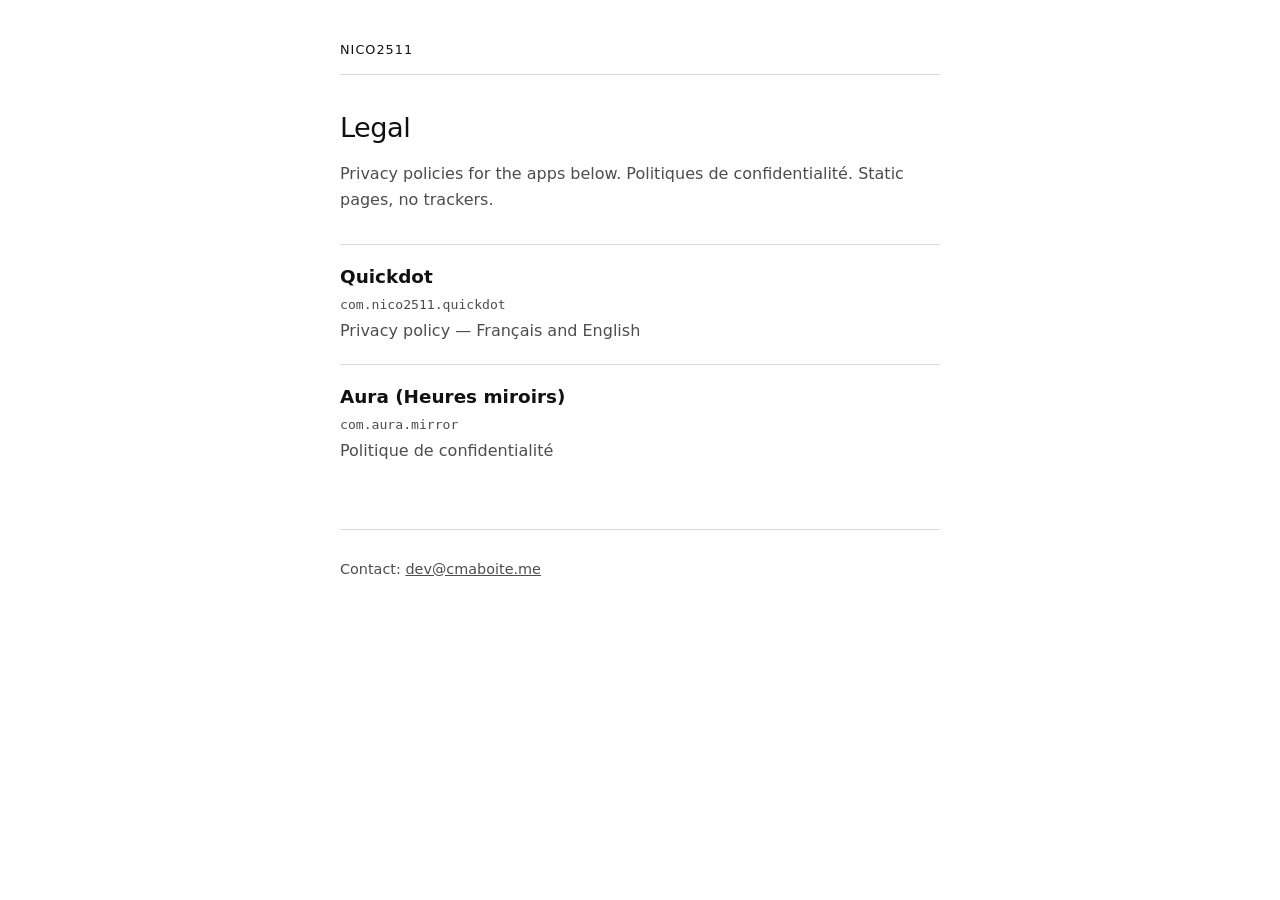
<file: index.html>
<!DOCTYPE html>
<html lang="en">
<head>
  <meta charset="utf-8">
  <meta name="viewport" content="width=device-width, initial-scale=1">
  <title>Legal — nico2511</title>
  <meta name="description" content="Privacy policies for nico2511 apps. Politiques de confidentialité.">
  <link rel="stylesheet" href="style.css">
</head>
<body>
  <div class="wrap">
    <header class="site">
      <p class="kicker">nico2511</p>
    </header>
    <h1>Legal</h1>
    <p class="lead">Privacy policies for the apps below. Politiques de confidentialité. Static pages, no trackers.</p>
    <ul class="apps">
      <li>
        <a href="quickdot/">
          <strong>Quickdot</strong>
          <span class="pkg">com.nico2511.quickdot</span>
          <span class="desc">Privacy policy — Français and English</span>
        </a>
      </li>
      <li>
        <a href="hmirror/">
          <strong>Aura (Heures miroirs)</strong>
          <span class="pkg">com.aura.mirror</span>
          <span class="desc">Politique de confidentialité</span>
        </a>
      </li>
    </ul>
    <footer>
      <p>Contact: <a href="mailto:dev@cmaboite.me">dev@cmaboite.me</a></p>
    </footer>
  </div>
</body>
</html>
</file>
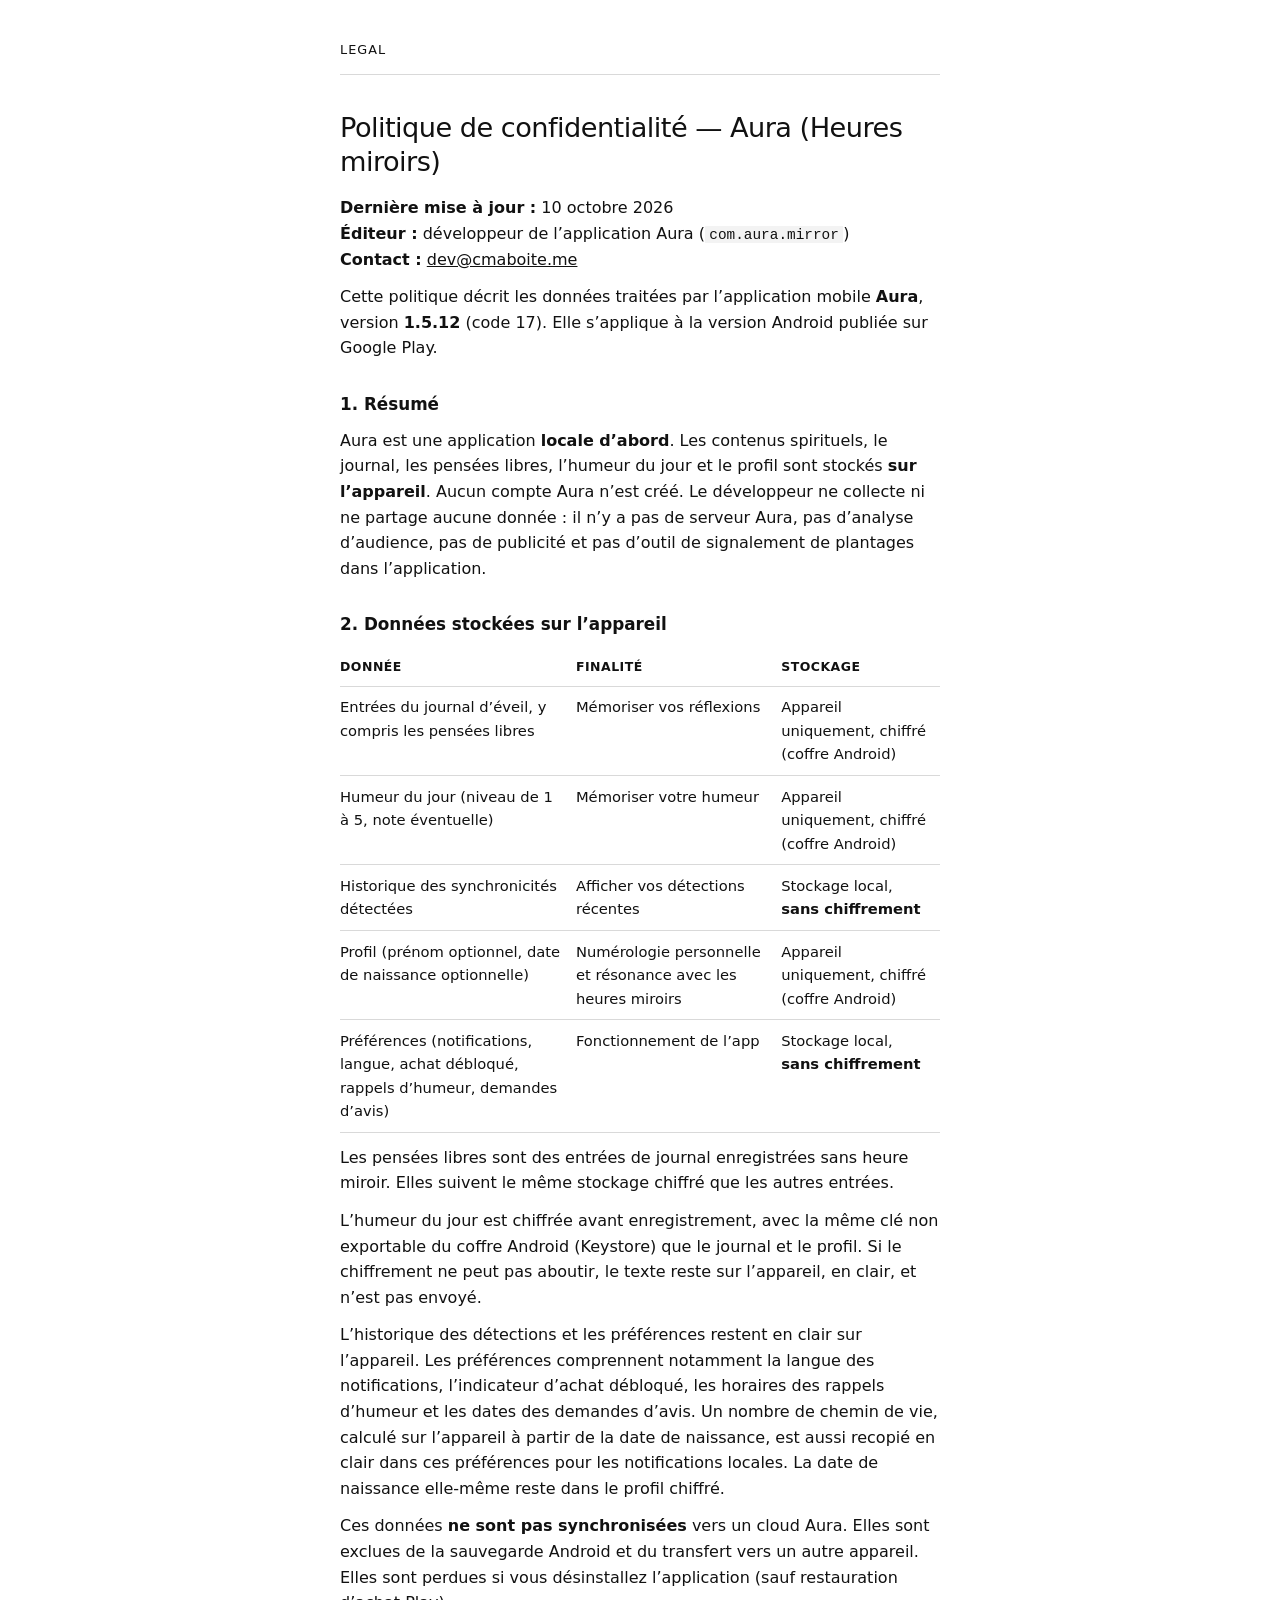
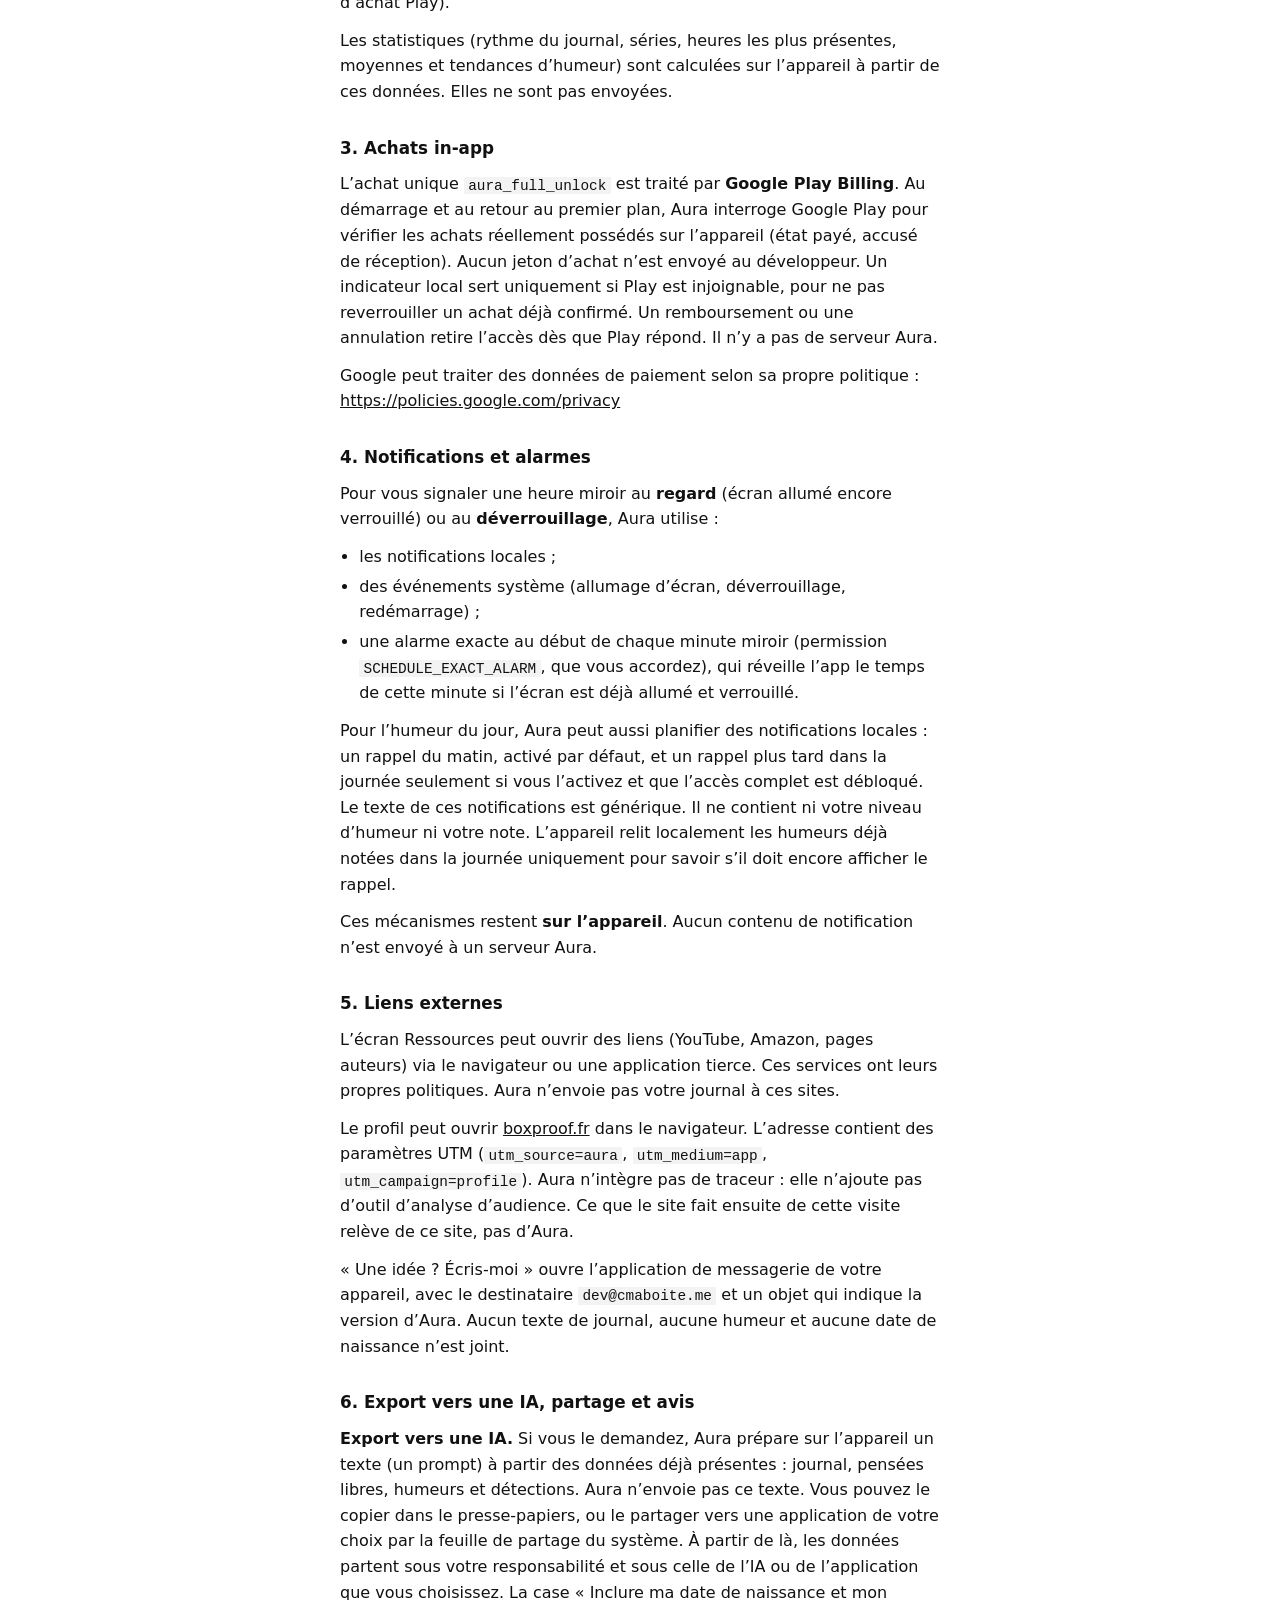
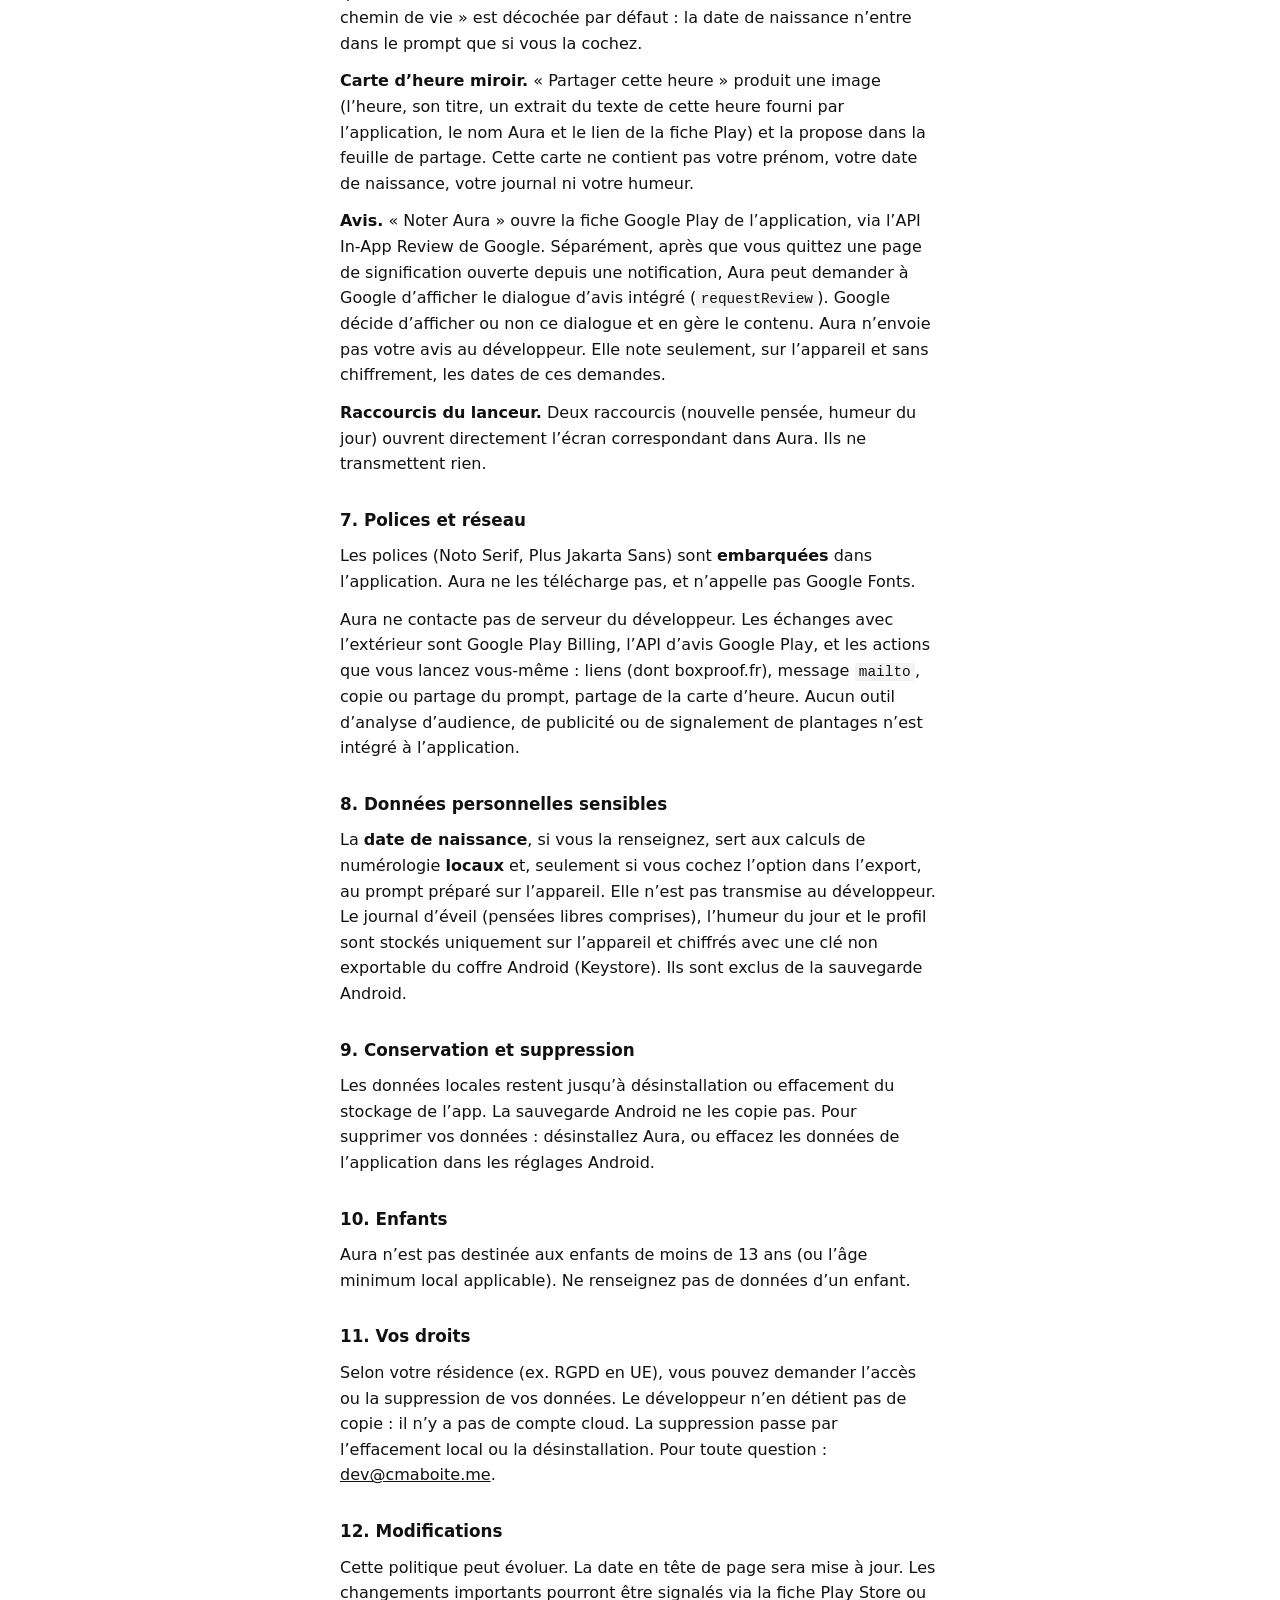
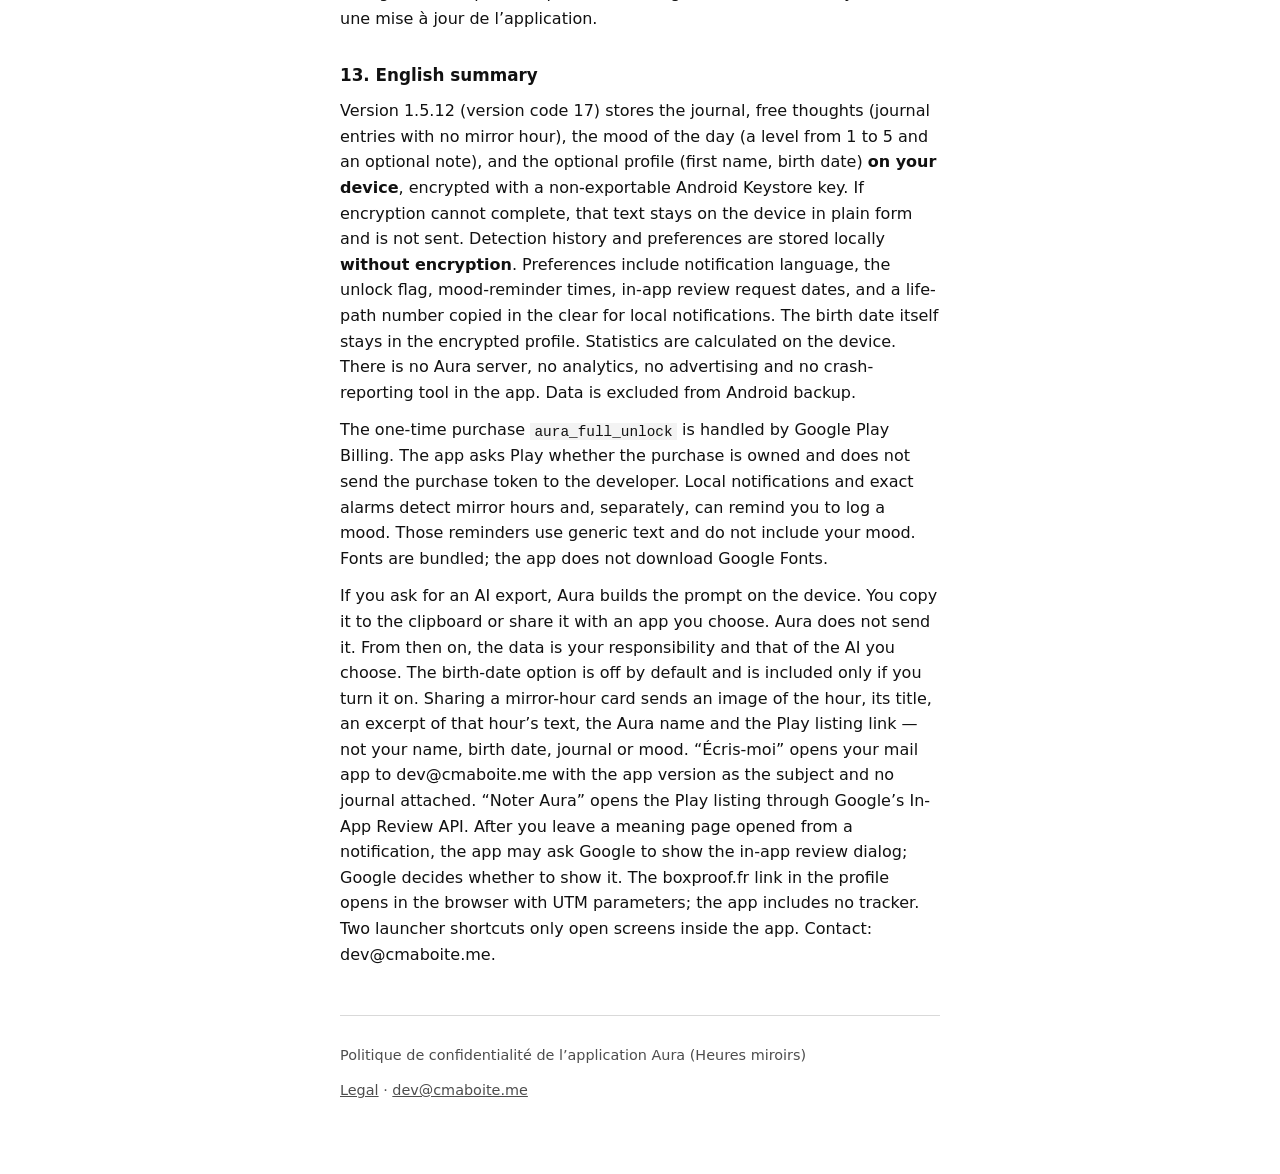
<file: hmirror/index.html>
<!DOCTYPE html>
<html lang="fr">
<head>
  <meta charset="utf-8">
  <meta name="viewport" content="width=device-width, initial-scale=1">
  <title>Politique de confidentialité — Aura</title>
  <meta name="description" content="Politique de confidentialité de l’application Aura (Heures miroirs)">
  <link rel="stylesheet" href="../style.css">
</head>
<body>
  <div class="wrap">
    <header class="site">
      <p class="kicker"><a href="../">Legal</a></p>
    </header>
<h1 id="politique-de-confidentialité--aura-heures-miroirs">Politique de confidentialité — Aura (Heures miroirs)</h1>

<p><strong>Dernière mise à jour :</strong> 10 octobre 2026<br />
<strong>Éditeur :</strong> développeur de l’application Aura (<code>com.aura.mirror</code>)<br />
<strong>Contact :</strong> <a href="mailto:dev@cmaboite.me">dev@cmaboite.me</a></p>

<p>Cette politique décrit les données traitées par l’application mobile <strong>Aura</strong>, version <strong>1.5.12</strong> (code 17). Elle s’applique à la version Android publiée sur Google Play.</p>

<h2 id="1-résumé">1. Résumé</h2>

<p>Aura est une application <strong>locale d’abord</strong>. Les contenus spirituels, le journal, les pensées libres, l’humeur du jour et le profil sont stockés <strong>sur l’appareil</strong>. Aucun compte Aura n’est créé. Le développeur ne collecte ni ne partage aucune donnée : il n’y a pas de serveur Aura, pas d’analyse d’audience, pas de publicité et pas d’outil de signalement de plantages dans l’application.</p>

<h2 id="2-données-stockées-sur-lappareil">2. Données stockées sur l’appareil</h2>

<table>
  <thead>
    <tr>
      <th>Donnée</th>
      <th>Finalité</th>
      <th>Stockage</th>
    </tr>
  </thead>
  <tbody>
    <tr>
      <td>Entrées du journal d’éveil, y compris les pensées libres</td>
      <td>Mémoriser vos réflexions</td>
      <td>Appareil uniquement, chiffré (coffre Android)</td>
    </tr>
    <tr>
      <td>Humeur du jour (niveau de 1 à 5, note éventuelle)</td>
      <td>Mémoriser votre humeur</td>
      <td>Appareil uniquement, chiffré (coffre Android)</td>
    </tr>
    <tr>
      <td>Historique des synchronicités détectées</td>
      <td>Afficher vos détections récentes</td>
      <td>Stockage local, <strong>sans chiffrement</strong></td>
    </tr>
    <tr>
      <td>Profil (prénom optionnel, date de naissance optionnelle)</td>
      <td>Numérologie personnelle et résonance avec les heures miroirs</td>
      <td>Appareil uniquement, chiffré (coffre Android)</td>
    </tr>
    <tr>
      <td>Préférences (notifications, langue, achat débloqué, rappels d’humeur, demandes d’avis)</td>
      <td>Fonctionnement de l’app</td>
      <td>Stockage local, <strong>sans chiffrement</strong></td>
    </tr>
  </tbody>
</table>

<p>Les pensées libres sont des entrées de journal enregistrées sans heure miroir. Elles suivent le même stockage chiffré que les autres entrées.</p>

<p>L’humeur du jour est chiffrée avant enregistrement, avec la même clé non exportable du coffre Android (Keystore) que le journal et le profil. Si le chiffrement ne peut pas aboutir, le texte reste sur l’appareil, en clair, et n’est pas envoyé.</p>

<p>L’historique des détections et les préférences restent en clair sur l’appareil. Les préférences comprennent notamment la langue des notifications, l’indicateur d’achat débloqué, les horaires des rappels d’humeur et les dates des demandes d’avis. Un nombre de chemin de vie, calculé sur l’appareil à partir de la date de naissance, est aussi recopié en clair dans ces préférences pour les notifications locales. La date de naissance elle-même reste dans le profil chiffré.</p>

<p>Ces données <strong>ne sont pas synchronisées</strong> vers un cloud Aura. Elles sont exclues de la sauvegarde Android et du transfert vers un autre appareil. Elles sont perdues si vous désinstallez l’application (sauf restauration d’achat Play).</p>

<p>Les statistiques (rythme du journal, séries, heures les plus présentes, moyennes et tendances d’humeur) sont calculées sur l’appareil à partir de ces données. Elles ne sont pas envoyées.</p>

<h2 id="3-achats-in-app">3. Achats in-app</h2>

<p>L’achat unique <code>aura_full_unlock</code> est traité par <strong>Google Play Billing</strong>. Au démarrage et au retour au premier plan, Aura interroge Google Play pour vérifier les achats réellement possédés sur l’appareil (état payé, accusé de réception). Aucun jeton d’achat n’est envoyé au développeur. Un indicateur local sert uniquement si Play est injoignable, pour ne pas reverrouiller un achat déjà confirmé. Un remboursement ou une annulation retire l’accès dès que Play répond. Il n’y a pas de serveur Aura.</p>

<p>Google peut traiter des données de paiement selon sa propre politique :<br />
<a href="https://policies.google.com/privacy">https://policies.google.com/privacy</a></p>

<h2 id="4-notifications-et-alarmes">4. Notifications et alarmes</h2>

<p>Pour vous signaler une heure miroir au <strong>regard</strong> (écran allumé encore verrouillé) ou au <strong>déverrouillage</strong>, Aura utilise :</p>

<ul>
  <li>les notifications locales ;</li>
  <li>des événements système (allumage d’écran, déverrouillage, redémarrage) ;</li>
  <li>une alarme exacte au début de chaque minute miroir (permission <code>SCHEDULE_EXACT_ALARM</code>, que vous accordez), qui réveille l’app le temps de cette minute si l’écran est déjà allumé et verrouillé.</li>
</ul>

<p>Pour l’humeur du jour, Aura peut aussi planifier des notifications locales : un rappel du matin, activé par défaut, et un rappel plus tard dans la journée seulement si vous l’activez et que l’accès complet est débloqué. Le texte de ces notifications est générique. Il ne contient ni votre niveau d’humeur ni votre note. L’appareil relit localement les humeurs déjà notées dans la journée uniquement pour savoir s’il doit encore afficher le rappel.</p>

<p>Ces mécanismes restent <strong>sur l’appareil</strong>. Aucun contenu de notification n’est envoyé à un serveur Aura.</p>

<h2 id="5-liens-externes">5. Liens externes</h2>

<p>L’écran Ressources peut ouvrir des liens (YouTube, Amazon, pages auteurs) via le navigateur ou une application tierce. Ces services ont leurs propres politiques. Aura n’envoie pas votre journal à ces sites.</p>

<p>Le profil peut ouvrir <a href="https://boxproof.fr/?utm_source=aura&amp;utm_medium=app&amp;utm_campaign=profile">boxproof.fr</a> dans le navigateur. L’adresse contient des paramètres UTM (<code>utm_source=aura</code>, <code>utm_medium=app</code>, <code>utm_campaign=profile</code>). Aura n’intègre pas de traceur : elle n’ajoute pas d’outil d’analyse d’audience. Ce que le site fait ensuite de cette visite relève de ce site, pas d’Aura.</p>

<p>« Une idée ? Écris-moi » ouvre l’application de messagerie de votre appareil, avec le destinataire <code>dev@cmaboite.me</code> et un objet qui indique la version d’Aura. Aucun texte de journal, aucune humeur et aucune date de naissance n’est joint.</p>

<h2 id="6-export-vers-une-ia-partage-et-avis">6. Export vers une IA, partage et avis</h2>

<p><strong>Export vers une IA.</strong> Si vous le demandez, Aura prépare sur l’appareil un texte (un prompt) à partir des données déjà présentes : journal, pensées libres, humeurs et détections. Aura n’envoie pas ce texte. Vous pouvez le copier dans le presse-papiers, ou le partager vers une application de votre choix par la feuille de partage du système. À partir de là, les données partent sous votre responsabilité et sous celle de l’IA ou de l’application que vous choisissez. La case « Inclure ma date de naissance et mon chemin de vie » est décochée par défaut : la date de naissance n’entre dans le prompt que si vous la cochez.</p>

<p><strong>Carte d’heure miroir.</strong> « Partager cette heure » produit une image (l’heure, son titre, un extrait du texte de cette heure fourni par l’application, le nom Aura et le lien de la fiche Play) et la propose dans la feuille de partage. Cette carte ne contient pas votre prénom, votre date de naissance, votre journal ni votre humeur.</p>

<p><strong>Avis.</strong> « Noter Aura » ouvre la fiche Google Play de l’application, via l’API In-App Review de Google. Séparément, après que vous quittez une page de signification ouverte depuis une notification, Aura peut demander à Google d’afficher le dialogue d’avis intégré (<code>requestReview</code>). Google décide d’afficher ou non ce dialogue et en gère le contenu. Aura n’envoie pas votre avis au développeur. Elle note seulement, sur l’appareil et sans chiffrement, les dates de ces demandes.</p>

<p><strong>Raccourcis du lanceur.</strong> Deux raccourcis (nouvelle pensée, humeur du jour) ouvrent directement l’écran correspondant dans Aura. Ils ne transmettent rien.</p>

<h2 id="7-polices-et-réseau">7. Polices et réseau</h2>

<p>Les polices (Noto Serif, Plus Jakarta Sans) sont <strong>embarquées</strong> dans l’application. Aura ne les télécharge pas, et n’appelle pas Google Fonts.</p>

<p>Aura ne contacte pas de serveur du développeur. Les échanges avec l’extérieur sont Google Play Billing, l’API d’avis Google Play, et les actions que vous lancez vous-même : liens (dont boxproof.fr), message <code>mailto</code>, copie ou partage du prompt, partage de la carte d’heure. Aucun outil d’analyse d’audience, de publicité ou de signalement de plantages n’est intégré à l’application.</p>

<h2 id="8-données-personnelles-sensibles">8. Données personnelles sensibles</h2>

<p>La <strong>date de naissance</strong>, si vous la renseignez, sert aux calculs de numérologie <strong>locaux</strong> et, seulement si vous cochez l’option dans l’export, au prompt préparé sur l’appareil. Elle n’est pas transmise au développeur. Le journal d’éveil (pensées libres comprises), l’humeur du jour et le profil sont stockés uniquement sur l’appareil et chiffrés avec une clé non exportable du coffre Android (Keystore). Ils sont exclus de la sauvegarde Android.</p>

<h2 id="9-conservation-et-suppression">9. Conservation et suppression</h2>

<p>Les données locales restent jusqu’à désinstallation ou effacement du stockage de l’app. La sauvegarde Android ne les copie pas. Pour supprimer vos données : désinstallez Aura, ou effacez les données de l’application dans les réglages Android.</p>

<h2 id="10-enfants">10. Enfants</h2>

<p>Aura n’est pas destinée aux enfants de moins de 13 ans (ou l’âge minimum local applicable). Ne renseignez pas de données d’un enfant.</p>

<h2 id="11-vos-droits">11. Vos droits</h2>

<p>Selon votre résidence (ex. RGPD en UE), vous pouvez demander l’accès ou la suppression de vos données. Le développeur n’en détient pas de copie : il n’y a pas de compte cloud. La suppression passe par l’effacement local ou la désinstallation. Pour toute question : <a href="mailto:dev@cmaboite.me">dev@cmaboite.me</a>.</p>

<h2 id="12-modifications">12. Modifications</h2>

<p>Cette politique peut évoluer. La date en tête de page sera mise à jour. Les changements importants pourront être signalés via la fiche Play Store ou une mise à jour de l’application.</p>

<h2 id="13-english-summary">13. English summary</h2>

<p>Version 1.5.12 (version code 17) stores the journal, free thoughts (journal entries with no mirror hour), the mood of the day (a level from 1 to 5 and an optional note), and the optional profile (first name, birth date) <strong>on your device</strong>, encrypted with a non-exportable Android Keystore key. If encryption cannot complete, that text stays on the device in plain form and is not sent. Detection history and preferences are stored locally <strong>without encryption</strong>. Preferences include notification language, the unlock flag, mood-reminder times, in-app review request dates, and a life-path number copied in the clear for local notifications. The birth date itself stays in the encrypted profile. Statistics are calculated on the device. There is no Aura server, no analytics, no advertising and no crash-reporting tool in the app. Data is excluded from Android backup.</p>

<p>The one-time purchase <code>aura_full_unlock</code> is handled by Google Play Billing. The app asks Play whether the purchase is owned and does not send the purchase token to the developer. Local notifications and exact alarms detect mirror hours and, separately, can remind you to log a mood. Those reminders use generic text and do not include your mood. Fonts are bundled; the app does not download Google Fonts.</p>

<p>If you ask for an AI export, Aura builds the prompt on the device. You copy it to the clipboard or share it with an app you choose. Aura does not send it. From then on, the data is your responsibility and that of the AI you choose. The birth-date option is off by default and is included only if you turn it on. Sharing a mirror-hour card sends an image of the hour, its title, an excerpt of that hour’s text, the Aura name and the Play listing link — not your name, birth date, journal or mood. “Écris-moi” opens your mail app to dev@cmaboite.me with the app version as the subject and no journal attached. “Noter Aura” opens the Play listing through Google’s In-App Review API. After you leave a meaning page opened from a notification, the app may ask Google to show the in-app review dialog; Google decides whether to show it. The boxproof.fr link in the profile opens in the browser with UTM parameters; the app includes no tracker. Two launcher shortcuts only open screens inside the app. Contact: dev@cmaboite.me.</p>
    <footer>
      <p>Politique de confidentialité de l’application Aura (Heures miroirs)</p>
      <p><a href="../">Legal</a> · <a href="mailto:dev@cmaboite.me">dev@cmaboite.me</a></p>
    </footer>
  </div>
</body>
</html>
</file>
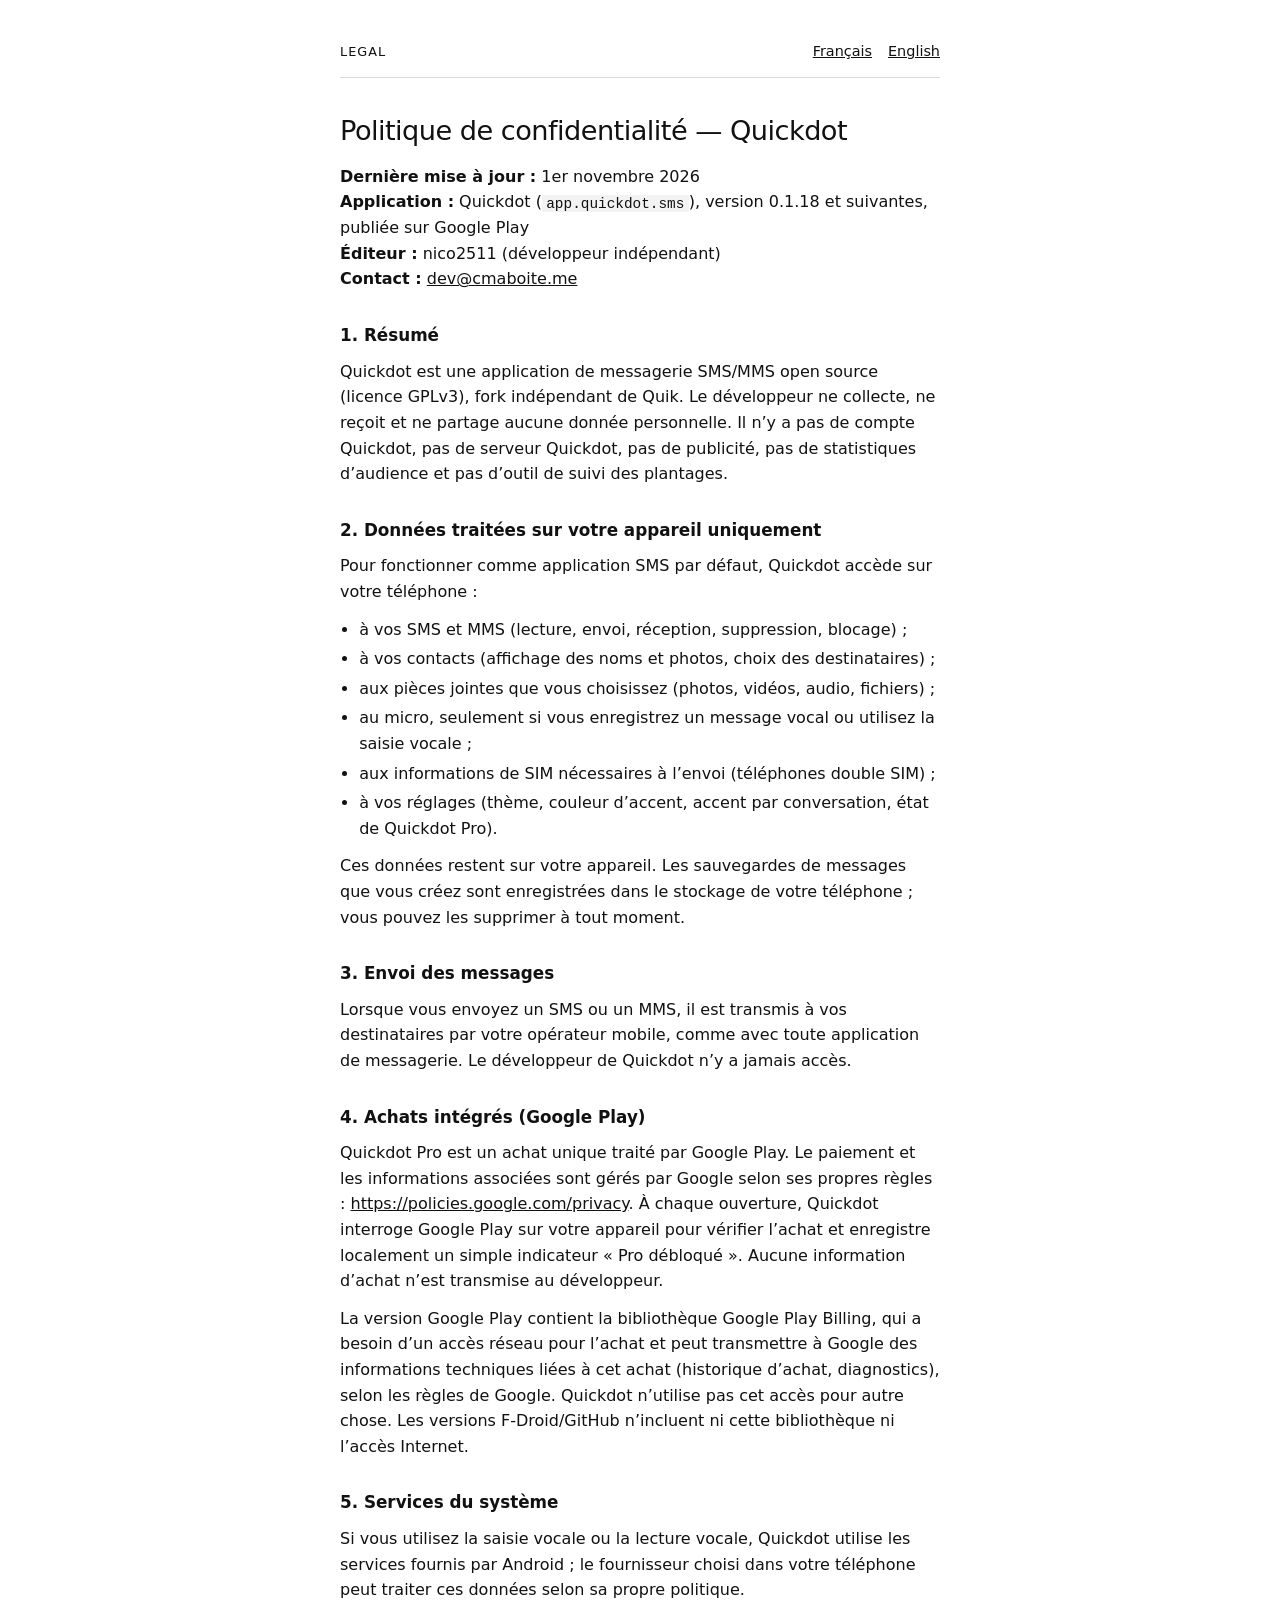
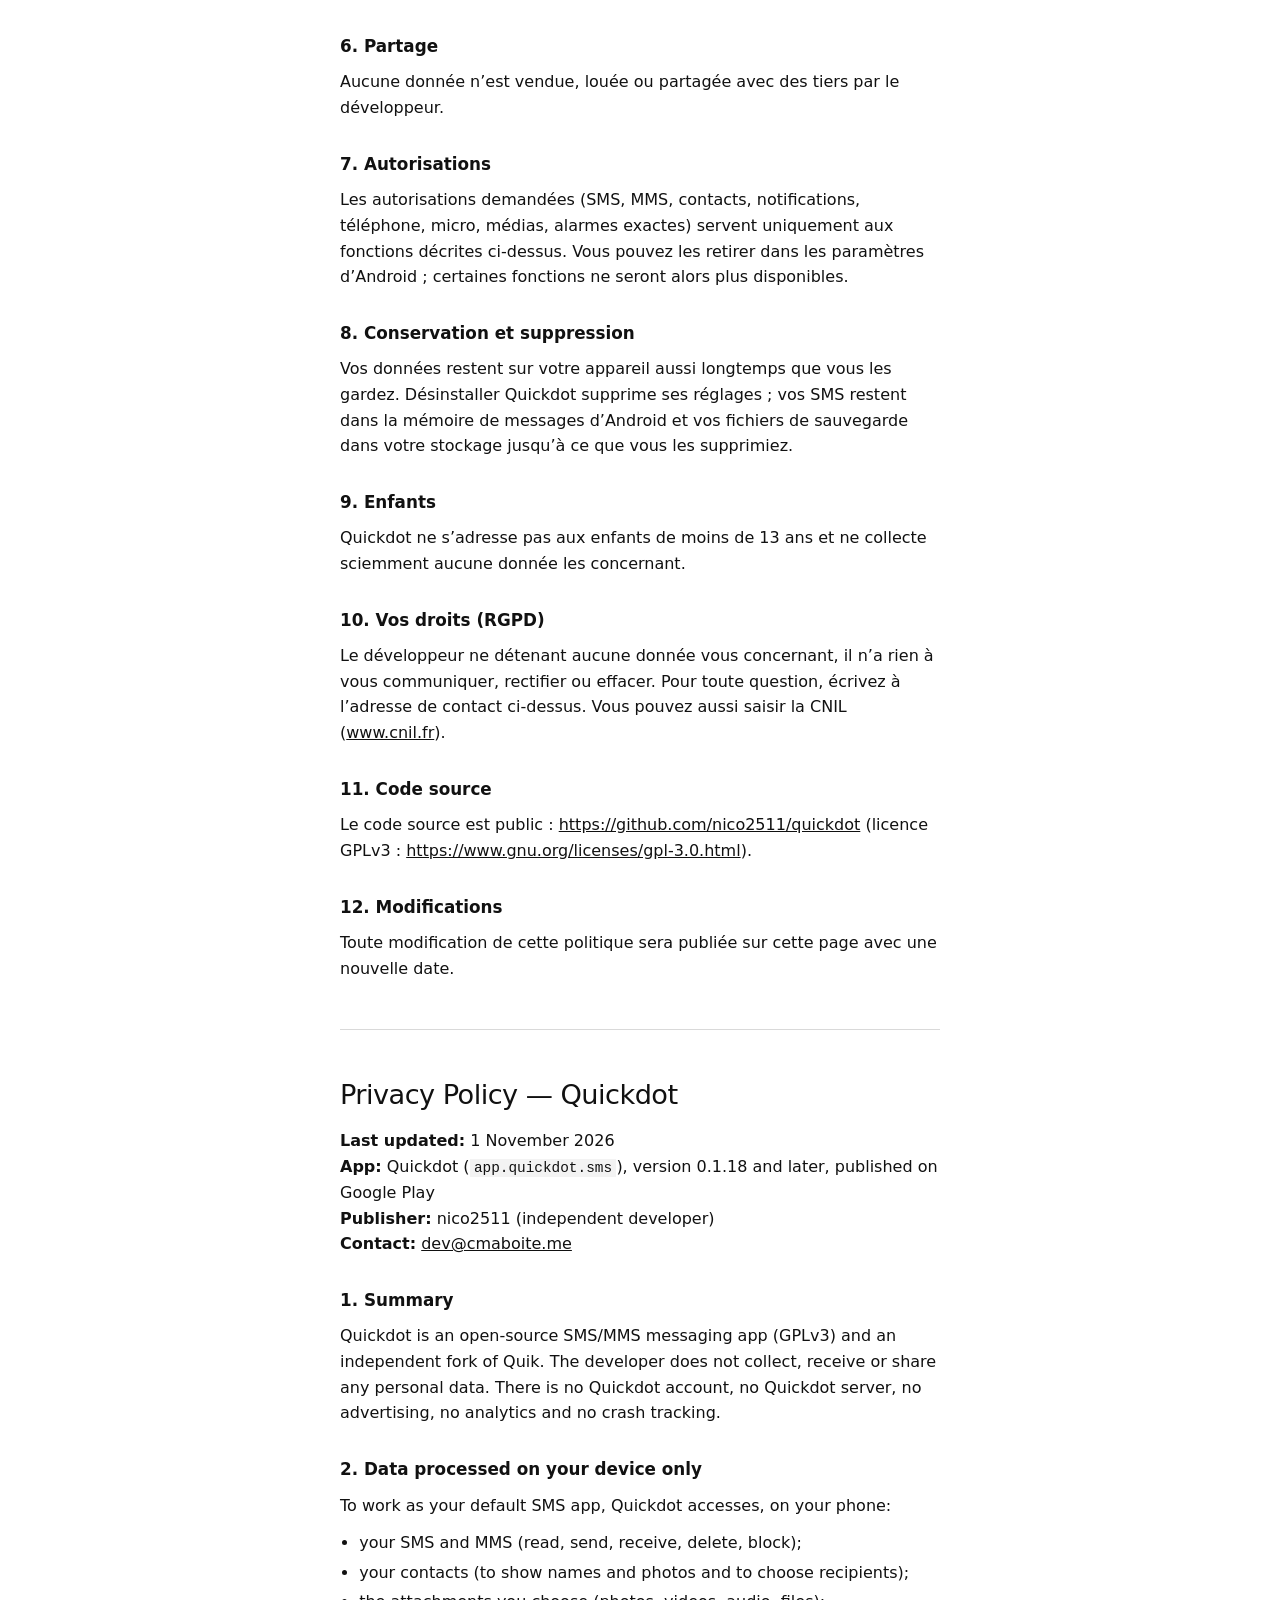
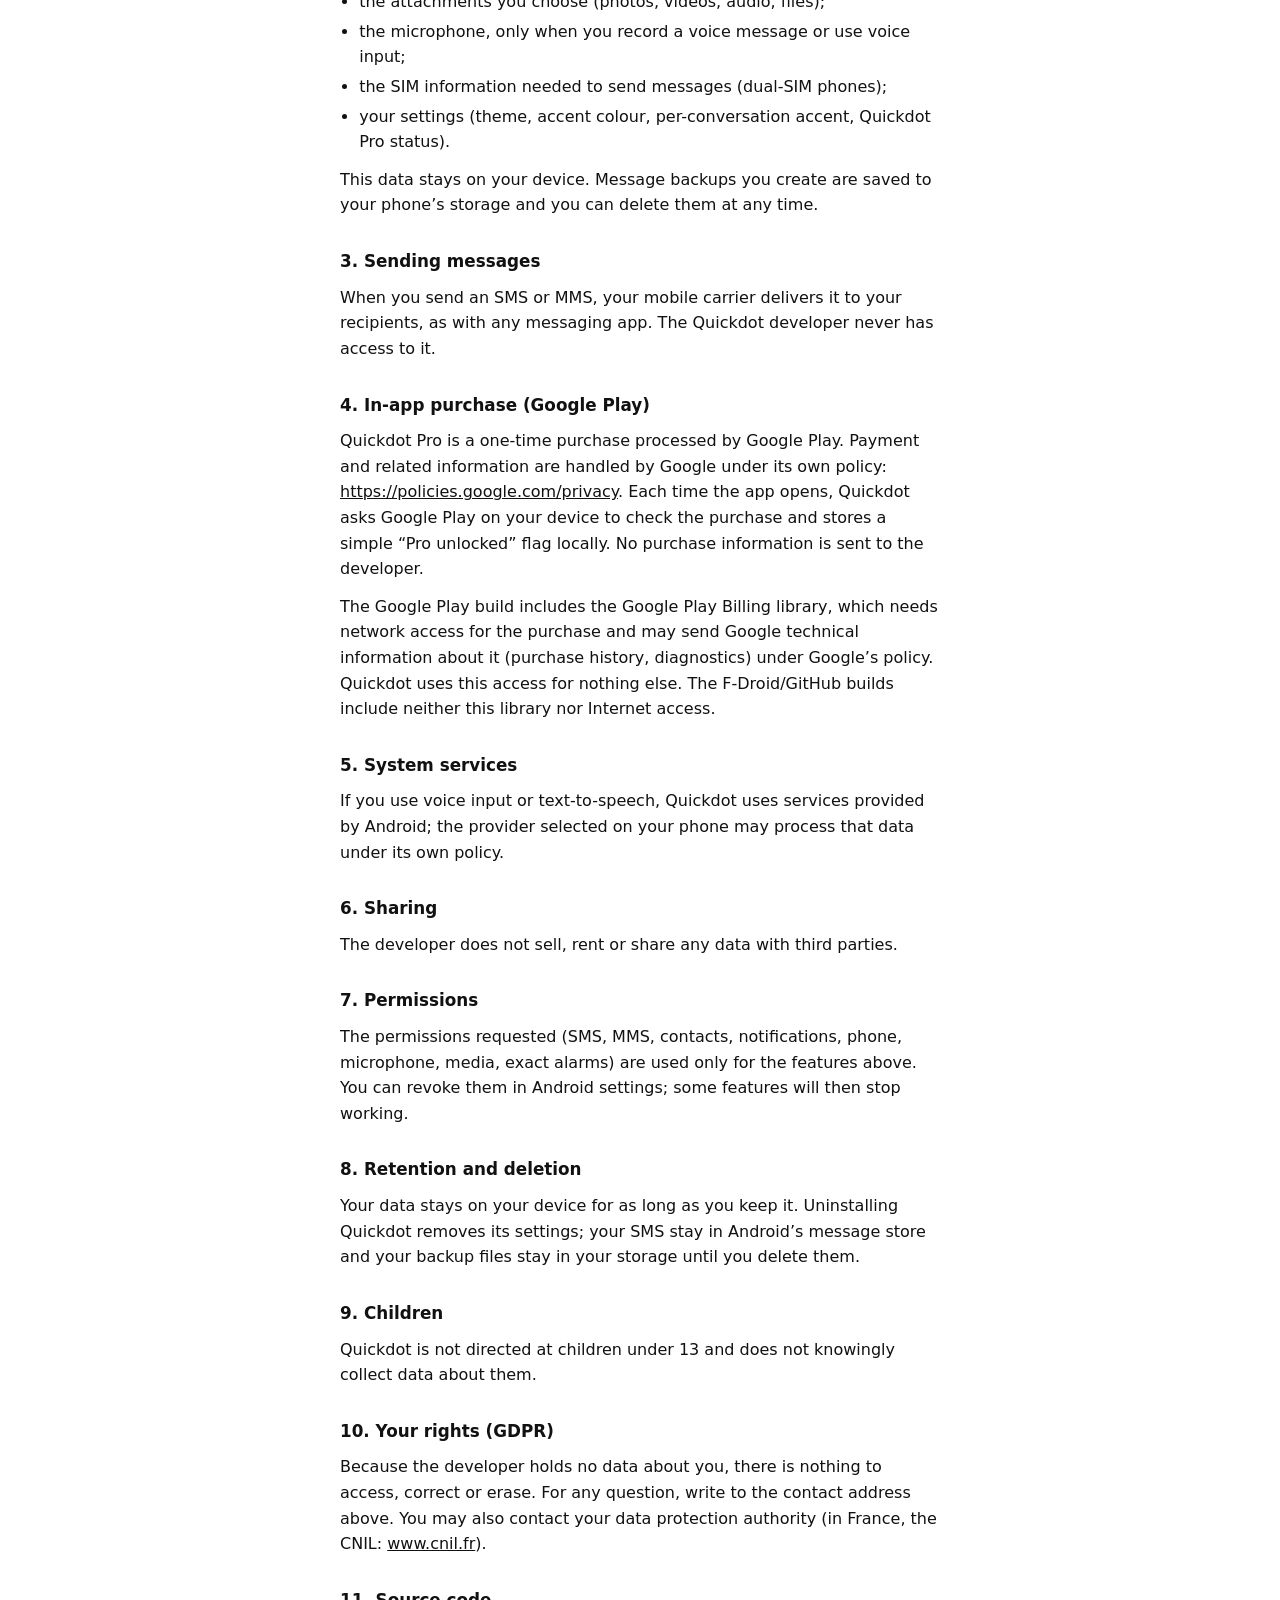
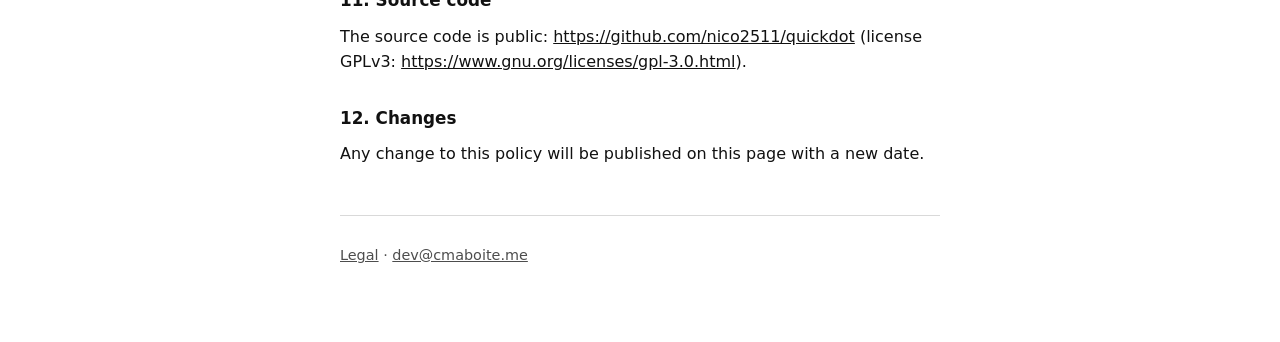
<file: quickdot/index.html>
<!DOCTYPE html>
<html lang="fr">
<head>
  <meta charset="utf-8">
  <meta name="viewport" content="width=device-width, initial-scale=1">
  <title>Politique de confidentialité — Quickdot</title>
  <meta name="description" content="Politique de confidentialité de Quickdot (app.quickdot.sms). Privacy policy, French and English.">
  <link rel="stylesheet" href="../style.css">
</head>
<body>
  <div class="wrap">
    <header class="site">
      <p class="kicker"><a href="../">Legal</a></p>
      <nav class="lang" aria-label="Language">
        <a href="#fr">Français</a>
        <a href="#en">English</a>
      </nav>
    </header>

    <article id="fr" lang="fr">
      <h1>Politique de confidentialité — Quickdot</h1>
      <p>
        <strong>Dernière mise à jour :</strong> 1er novembre 2026<br>
        <strong>Application :</strong> Quickdot (<code>app.quickdot.sms</code>), version 0.1.18 et suivantes, publiée sur Google Play<br>
        <strong>Éditeur :</strong> nico2511 (développeur indépendant)<br>
        <strong>Contact :</strong> <a href="mailto:dev@cmaboite.me">dev@cmaboite.me</a>
      </p>

      <h2>1. Résumé</h2>
      <p>Quickdot est une application de messagerie SMS/MMS open source (licence GPLv3), fork indépendant de Quik. Le développeur ne collecte, ne reçoit et ne partage aucune donnée personnelle. Il n’y a pas de compte Quickdot, pas de serveur Quickdot, pas de publicité, pas de statistiques d’audience et pas d’outil de suivi des plantages.</p>

      <h2>2. Données traitées sur votre appareil uniquement</h2>
      <p>Pour fonctionner comme application SMS par défaut, Quickdot accède sur votre téléphone :</p>
      <ul>
        <li>à vos SMS et MMS (lecture, envoi, réception, suppression, blocage) ;</li>
        <li>à vos contacts (affichage des noms et photos, choix des destinataires) ;</li>
        <li>aux pièces jointes que vous choisissez (photos, vidéos, audio, fichiers) ;</li>
        <li>au micro, seulement si vous enregistrez un message vocal ou utilisez la saisie vocale ;</li>
        <li>aux informations de SIM nécessaires à l’envoi (téléphones double SIM) ;</li>
        <li>à vos réglages (thème, couleur d’accent, accent par conversation, état de Quickdot Pro).</li>
      </ul>
      <p>Ces données restent sur votre appareil. Les sauvegardes de messages que vous créez sont enregistrées dans le stockage de votre téléphone ; vous pouvez les supprimer à tout moment.</p>

      <h2>3. Envoi des messages</h2>
      <p>Lorsque vous envoyez un SMS ou un MMS, il est transmis à vos destinataires par votre opérateur mobile, comme avec toute application de messagerie. Le développeur de Quickdot n’y a jamais accès.</p>

      <h2>4. Achats intégrés (Google Play)</h2>
      <p>Quickdot Pro est un achat unique traité par Google Play. Le paiement et les informations associées sont gérés par Google selon ses propres règles : <a href="https://policies.google.com/privacy">https://policies.google.com/privacy</a>. À chaque ouverture, Quickdot interroge Google Play sur votre appareil pour vérifier l’achat et enregistre localement un simple indicateur « Pro débloqué ». Aucune information d’achat n’est transmise au développeur.</p>
      <p>La version Google Play contient la bibliothèque Google Play Billing, qui a besoin d’un accès réseau pour l’achat et peut transmettre à Google des informations techniques liées à cet achat (historique d’achat, diagnostics), selon les règles de Google. Quickdot n’utilise pas cet accès pour autre chose. Les versions F-Droid/GitHub n’incluent ni cette bibliothèque ni l’accès Internet.</p>

      <h2>5. Services du système</h2>
      <p>Si vous utilisez la saisie vocale ou la lecture vocale, Quickdot utilise les services fournis par Android ; le fournisseur choisi dans votre téléphone peut traiter ces données selon sa propre politique.</p>

      <h2>6. Partage</h2>
      <p>Aucune donnée n’est vendue, louée ou partagée avec des tiers par le développeur.</p>

      <h2>7. Autorisations</h2>
      <p>Les autorisations demandées (SMS, MMS, contacts, notifications, téléphone, micro, médias, alarmes exactes) servent uniquement aux fonctions décrites ci-dessus. Vous pouvez les retirer dans les paramètres d’Android ; certaines fonctions ne seront alors plus disponibles.</p>

      <h2>8. Conservation et suppression</h2>
      <p>Vos données restent sur votre appareil aussi longtemps que vous les gardez. Désinstaller Quickdot supprime ses réglages ; vos SMS restent dans la mémoire de messages d’Android et vos fichiers de sauvegarde dans votre stockage jusqu’à ce que vous les supprimiez.</p>

      <h2>9. Enfants</h2>
      <p>Quickdot ne s’adresse pas aux enfants de moins de 13 ans et ne collecte sciemment aucune donnée les concernant.</p>

      <h2>10. Vos droits (RGPD)</h2>
      <p>Le développeur ne détenant aucune donnée vous concernant, il n’a rien à vous communiquer, rectifier ou effacer. Pour toute question, écrivez à l’adresse de contact ci-dessus. Vous pouvez aussi saisir la CNIL (<a href="https://www.cnil.fr">www.cnil.fr</a>).</p>

      <h2>11. Code source</h2>
      <p>Le code source est public : <a href="https://github.com/nico2511/quickdot">https://github.com/nico2511/quickdot</a> (licence GPLv3 : <a href="https://www.gnu.org/licenses/gpl-3.0.html">https://www.gnu.org/licenses/gpl-3.0.html</a>).</p>

      <h2>12. Modifications</h2>
      <p>Toute modification de cette politique sera publiée sur cette page avec une nouvelle date.</p>
    </article>

    <hr>

    <article id="en" lang="en">
      <h1>Privacy Policy — Quickdot</h1>
      <p>
        <strong>Last updated:</strong> 1 November 2026<br>
        <strong>App:</strong> Quickdot (<code>app.quickdot.sms</code>), version 0.1.18 and later, published on Google Play<br>
        <strong>Publisher:</strong> nico2511 (independent developer)<br>
        <strong>Contact:</strong> <a href="mailto:dev@cmaboite.me">dev@cmaboite.me</a>
      </p>

      <h2>1. Summary</h2>
      <p>Quickdot is an open-source SMS/MMS messaging app (GPLv3) and an independent fork of Quik. The developer does not collect, receive or share any personal data. There is no Quickdot account, no Quickdot server, no advertising, no analytics and no crash tracking.</p>

      <h2>2. Data processed on your device only</h2>
      <p>To work as your default SMS app, Quickdot accesses, on your phone:</p>
      <ul>
        <li>your SMS and MMS (read, send, receive, delete, block);</li>
        <li>your contacts (to show names and photos and to choose recipients);</li>
        <li>the attachments you choose (photos, videos, audio, files);</li>
        <li>the microphone, only when you record a voice message or use voice input;</li>
        <li>the SIM information needed to send messages (dual-SIM phones);</li>
        <li>your settings (theme, accent colour, per-conversation accent, Quickdot Pro status).</li>
      </ul>
      <p>This data stays on your device. Message backups you create are saved to your phone’s storage and you can delete them at any time.</p>

      <h2>3. Sending messages</h2>
      <p>When you send an SMS or MMS, your mobile carrier delivers it to your recipients, as with any messaging app. The Quickdot developer never has access to it.</p>

      <h2>4. In-app purchase (Google Play)</h2>
      <p>Quickdot Pro is a one-time purchase processed by Google Play. Payment and related information are handled by Google under its own policy: <a href="https://policies.google.com/privacy">https://policies.google.com/privacy</a>. Each time the app opens, Quickdot asks Google Play on your device to check the purchase and stores a simple “Pro unlocked” flag locally. No purchase information is sent to the developer.</p>
      <p>The Google Play build includes the Google Play Billing library, which needs network access for the purchase and may send Google technical information about it (purchase history, diagnostics) under Google’s policy. Quickdot uses this access for nothing else. The F-Droid/GitHub builds include neither this library nor Internet access.</p>

      <h2>5. System services</h2>
      <p>If you use voice input or text-to-speech, Quickdot uses services provided by Android; the provider selected on your phone may process that data under its own policy.</p>

      <h2>6. Sharing</h2>
      <p>The developer does not sell, rent or share any data with third parties.</p>

      <h2>7. Permissions</h2>
      <p>The permissions requested (SMS, MMS, contacts, notifications, phone, microphone, media, exact alarms) are used only for the features above. You can revoke them in Android settings; some features will then stop working.</p>

      <h2>8. Retention and deletion</h2>
      <p>Your data stays on your device for as long as you keep it. Uninstalling Quickdot removes its settings; your SMS stay in Android’s message store and your backup files stay in your storage until you delete them.</p>

      <h2>9. Children</h2>
      <p>Quickdot is not directed at children under 13 and does not knowingly collect data about them.</p>

      <h2>10. Your rights (GDPR)</h2>
      <p>Because the developer holds no data about you, there is nothing to access, correct or erase. For any question, write to the contact address above. You may also contact your data protection authority (in France, the CNIL: <a href="https://www.cnil.fr">www.cnil.fr</a>).</p>

      <h2>11. Source code</h2>
      <p>The source code is public: <a href="https://github.com/nico2511/quickdot">https://github.com/nico2511/quickdot</a> (license GPLv3: <a href="https://www.gnu.org/licenses/gpl-3.0.html">https://www.gnu.org/licenses/gpl-3.0.html</a>).</p>

      <h2>12. Changes</h2>
      <p>Any change to this policy will be published on this page with a new date.</p>
    </article>

    <footer>
      <p><a href="../">Legal</a> · <a href="mailto:dev@cmaboite.me">dev@cmaboite.me</a></p>
    </footer>
  </div>
</body>
</html>
</file>
<file: style.css>
/* Static legal pages. System fonts only. No scripts, no external assets. */

:root {
  color-scheme: light dark;
  --bg: #fff;
  --fg: #111;
  --muted: #4d4d4d;
  --line: #d9d9d9;
  --code: #f3f3f3;
}

@media (prefers-color-scheme: dark) {
  :root {
    --bg: #111;
    --fg: #f3f3f3;
    --muted: #b3b3b3;
    --line: #2e2e2e;
    --code: #1c1c1c;
  }
}

* {
  box-sizing: border-box;
}

html {
  font-size: 100%;
}

body {
  margin: 0;
  background: var(--bg);
  color: var(--fg);
  font-family: ui-sans-serif, system-ui, -apple-system, "Segoe UI", Helvetica, Arial, sans-serif;
  line-height: 1.6;
  text-rendering: optimizeLegibility;
}

.wrap {
  max-width: 40rem;
  margin: 0 auto;
  padding: 2.5rem 1.25rem 4rem;
}

a {
  color: inherit;
}

a:focus-visible {
  outline: 2px solid var(--fg);
  outline-offset: 2px;
}

.site {
  display: flex;
  justify-content: space-between;
  align-items: baseline;
  gap: 1rem;
  margin-bottom: 2.25rem;
  padding-bottom: 0.85rem;
  border-bottom: 1px solid var(--line);
}

.kicker {
  margin: 0;
  font-size: 0.8rem;
  letter-spacing: 0.08em;
  text-transform: uppercase;
}

.kicker a {
  text-decoration: none;
}

.kicker a:hover {
  text-decoration: underline;
}

.lang {
  display: flex;
  gap: 1rem;
  font-size: 0.9rem;
}

h1 {
  margin: 0 0 1rem;
  font-size: 1.7rem;
  font-weight: 500;
  letter-spacing: -0.02em;
  line-height: 1.25;
}

h2 {
  margin: 2rem 0 0.6rem;
  font-size: 1.05rem;
  font-weight: 600;
  line-height: 1.35;
}

p,
ul,
table {
  margin: 0.75rem 0;
}

ul {
  padding-left: 1.2rem;
}

li + li {
  margin-top: 0.25rem;
}

.lead {
  color: var(--muted);
  max-width: 36rem;
}

code {
  font-family: ui-monospace, "SFMono-Regular", Menlo, Consolas, monospace;
  font-size: 0.9em;
  background: var(--code);
  padding: 0.05em 0.3em;
}

.table-scroll {
  overflow-x: auto;
  margin: 1rem 0;
}

table {
  width: 100%;
  border-collapse: collapse;
  font-size: 0.92rem;
}

th,
td {
  border-bottom: 1px solid var(--line);
  text-align: left;
  vertical-align: top;
  padding: 0.55rem 0.75rem 0.55rem 0;
}

th {
  font-size: 0.78rem;
  letter-spacing: 0.04em;
  text-transform: uppercase;
  font-weight: 600;
}

hr {
  border: 0;
  border-top: 1px solid var(--line);
  margin: 3rem 0;
}

.apps {
  list-style: none;
  padding: 0;
  margin: 2rem 0 0;
}

.apps li {
  border-top: 1px solid var(--line);
}

.apps a {
  display: block;
  padding: 1.05rem 0;
  text-decoration: none;
}

.apps a:hover strong,
.apps a:focus-visible strong {
  text-decoration: underline;
}

.apps strong {
  display: block;
  font-size: 1.15rem;
  font-weight: 600;
}

.pkg,
.desc {
  display: block;
}

.pkg {
  margin-top: 0.15rem;
  font-family: ui-monospace, "SFMono-Regular", Menlo, Consolas, monospace;
  font-size: 0.82rem;
  color: var(--muted);
}

.desc {
  margin-top: 0.2rem;
  color: var(--muted);
}

footer {
  margin-top: 3rem;
  padding-top: 1rem;
  border-top: 1px solid var(--line);
  color: var(--muted);
  font-size: 0.9rem;
}
</file>
